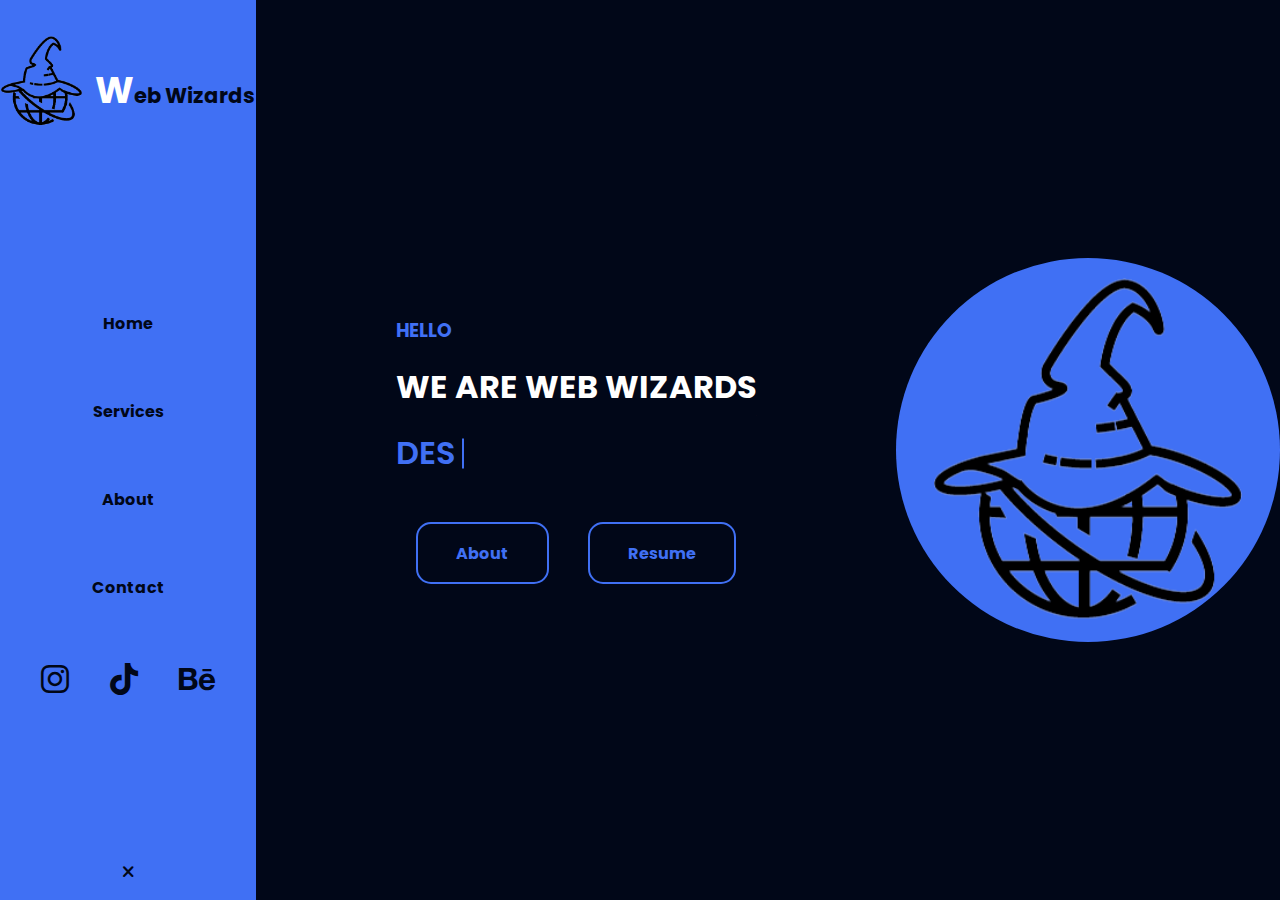
<file: index.html>
<!DOCTYPE html>
<html lang="en">
<head>
    <meta charset="UTF-8">
    <meta http-equiv="X-UA-Compatible" content="IE=edge">
    <meta name="viewport" content="width=device-width, initial-scale=1.0">
    <title>AbdouSami::WebWizards</title>
    <link rel="shortcut icon" href="1.png" type="image/x-icon">
    <link rel="stylesheet" href="index.css">
    <link rel="stylesheet" href="https://cdnjs.cloudflare.com/ajax/libs/font-awesome/6.6.0/css/all.min.css">
    
</head>
<body>
<div class="yy"> 
    <div class="ntimg"><img src="1.png" alt="image"></div>
    <button id="btn1" onclick="oni"><i class="fa-solid fa-bars"></i></button>
    <div id="ttt">
         <div class="inttt">
            <img src="1.png" alt="">
            <h2>Web Wizards</h2>
        </div>
        <div class="navas">
        <a class="links" href="index.html">Home</a>
        <a class="links" href="services.html">Services</a>
        <a class="links" href="About.html">About</a>
        <a class="links" href="contact.html">Contact</a>
        <div class="footi">
            <a href='https://www.instagram.com/reel/C9lJbVrCoUQ/?utm_source=ig_web_copy_link'><i class="fa-brands fa-instagram fa" ></i></a>
            <a href='https://www.tiktok.com/@web_wizardssssss?_t=8okH5lXGZ09&_r=1'><i class="fa-brands fa-tiktok fa"></i></a>
            <a href ='https://www.behance.net/abdoussa77'><i class="fa-brands fa-behance fa"></i></a>
        </div>
        </div>
        <div class="foot">
           
            <button id="btn"><i class="fa-solid fa-xmark fa-lg"></i></button>
        </div>
    </div> 
    <div class="none">
        <div class="upbtn">
            <h3>HELLO</h3>
       <h2>WE ARE WEB WIZARDS</h2>
      <h1> <span></span></h1>
        </div>
        <div class="ntbtn">
        <a href="About.html"> About </a>
        <a href="About.html">Resume</a>
        </div>
    </div>

</div>
<script src="script.js" defer></script>
</body>
</html>
</file>
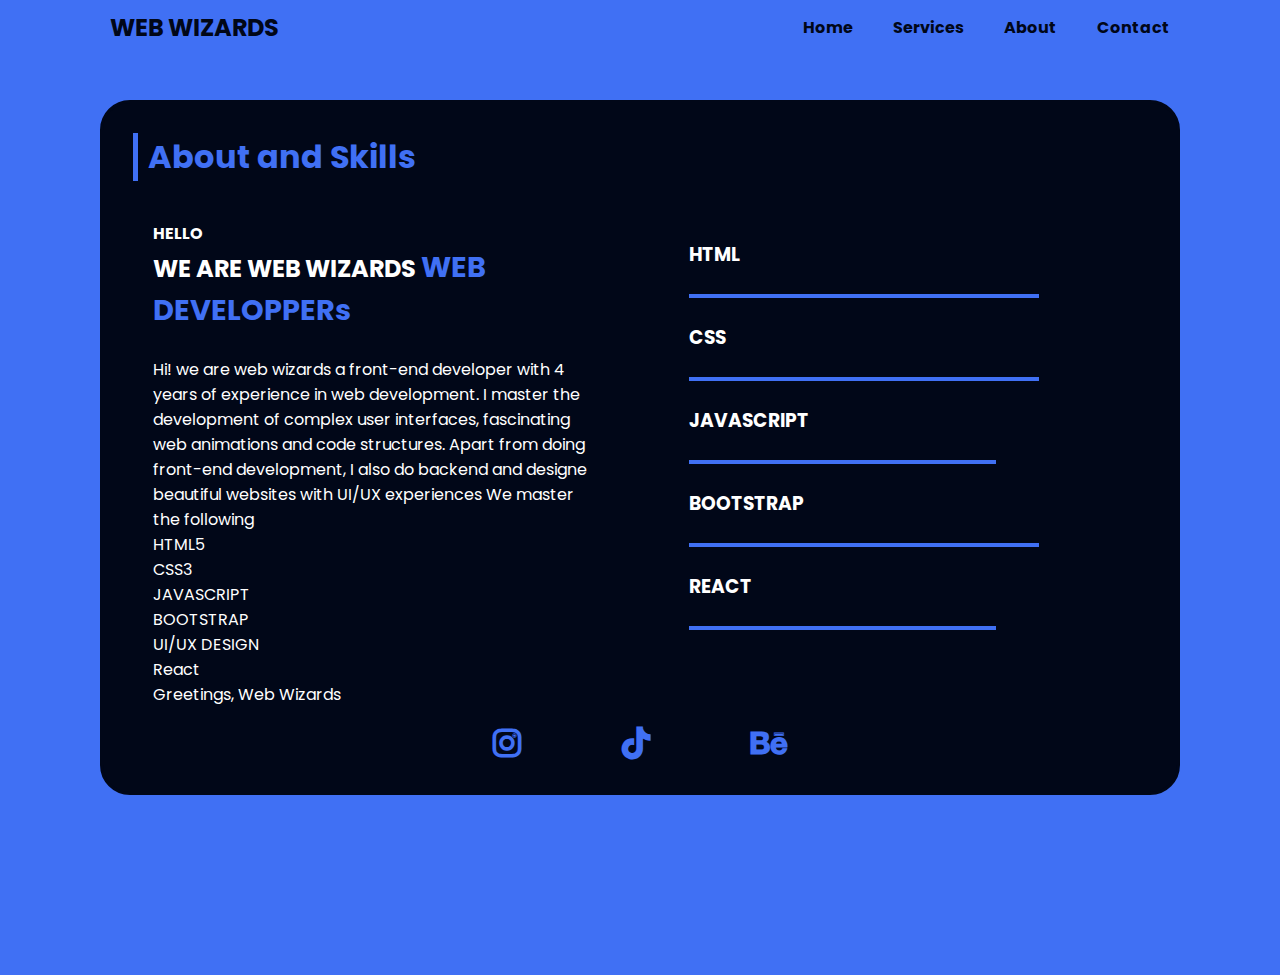
<file: About.html>
<!DOCTYPE html>
<html lang="en">
<head>
    <meta charset="UTF-8">
    <meta http-equiv="X-UA-Compatible" content="IE=edge">
    <meta name="viewport" content="width=device-width, initial-scale=1.0">
    <title>AbdouSami::WebWizards</title>
    <link rel="shortcut icon" href="1.png" type="image/x-icon">
    <link rel="stylesheet" href="about.css">
    <link rel="stylesheet" href="https://cdnjs.cloudflare.com/ajax/libs/font-awesome/6.6.0/css/all.min.css">
</head>
<body>
    <header>
        <nav>
            <h2>WEB WIZARDS</h2>
            <div class="nav">
            <a href="index.html">Home</a>
                <a href="services.html">Services</a>
                <a href="About.html">About</a>
                <a href="contact.html">Contact</a>
            </div>
            <div class="btn">
                <h3>Nav</h3>
                <ul class="dropdown">
                    <li><a href="index.html">Home</a></li>
                    <li><a href="services.html">Services</a></li>
                    <li><a href="About.html">About</a></li>
                    <li><a href="contact.html">Contact</a></li>
                </ul>

            </div>
            <button id="btn1"><i class="fa-solid fa-xmark fa-lg"></i></button>
            <button id="btn"><i class="fa-solid fa-bars"></i></button>
        </nav>
    </header>
    <div class="section">
        <div class="all">
            <h1>About and Skills</h1>
            <div class="para">
                <div class="txt">
                    <h4>HELLO</h4>
                    <h2>WE ARE WEB WIZARDS <span>WEB DEVELOPPERs</span></h2>
                    <p>Hi! we are web wizards a front-end developer with 4 years of experience in web development.

                        I master the development of complex user interfaces, fascinating web animations and code structures. Apart from doing front-end development, I also do backend and designe beautiful websites with UI/UX experiences
                        
                        
                        
                        We master the following
                        <br>
                        HTML5
                        <br>
                        CSS3
                        <br>
                        JAVASCRIPT
                        <br>
                        BOOTSTRAP
                        <br>
                        UI/UX DESIGN
                        <br>
                        React<br>
                        
                        
                        Greetings,
                        
                        Web Wizards</p>
                </div>
                <div class="pp">
                    <h3>HTML</h3>
                    <div class="y" data="80%"></div>
                    <br>
                    <h3>CSS</h3>
                    <div class="yy" data="80%"></div>
                    <br>
                    <h3>JAVASCRIPT</h3>
                    <div class="yyy" data="70%"></div>
                    <br>
                    <h3>BOOTSTRAP</h3>
                    <div class="yyyy" data="80%"></div>
                    <br>
                    <h3>REACT</h3>
                    <div class="yyyyy" data="70%"></div>
                </div>
            </div>
            <div class="footi">
                <a href='https://www.instagram.com/reel/C9lJbVrCoUQ/?utm_source=ig_web_copy_link'><i class="fa-brands fa-instagram fa" ></i></a>
            <a href='https://www.tiktok.com/@web_wizardssssss?_t=8okH5lXGZ09&_r=1'><i class="fa-brands fa-tiktok fa"></i></a>
            <a href ='https://www.behance.net/abdoussa77'><i class="fa-brands fa-behance fa"></i></a>
            </div>
        </div>
    </div>
    <script src="btn.js"></script>
</body>
</html>
</file>
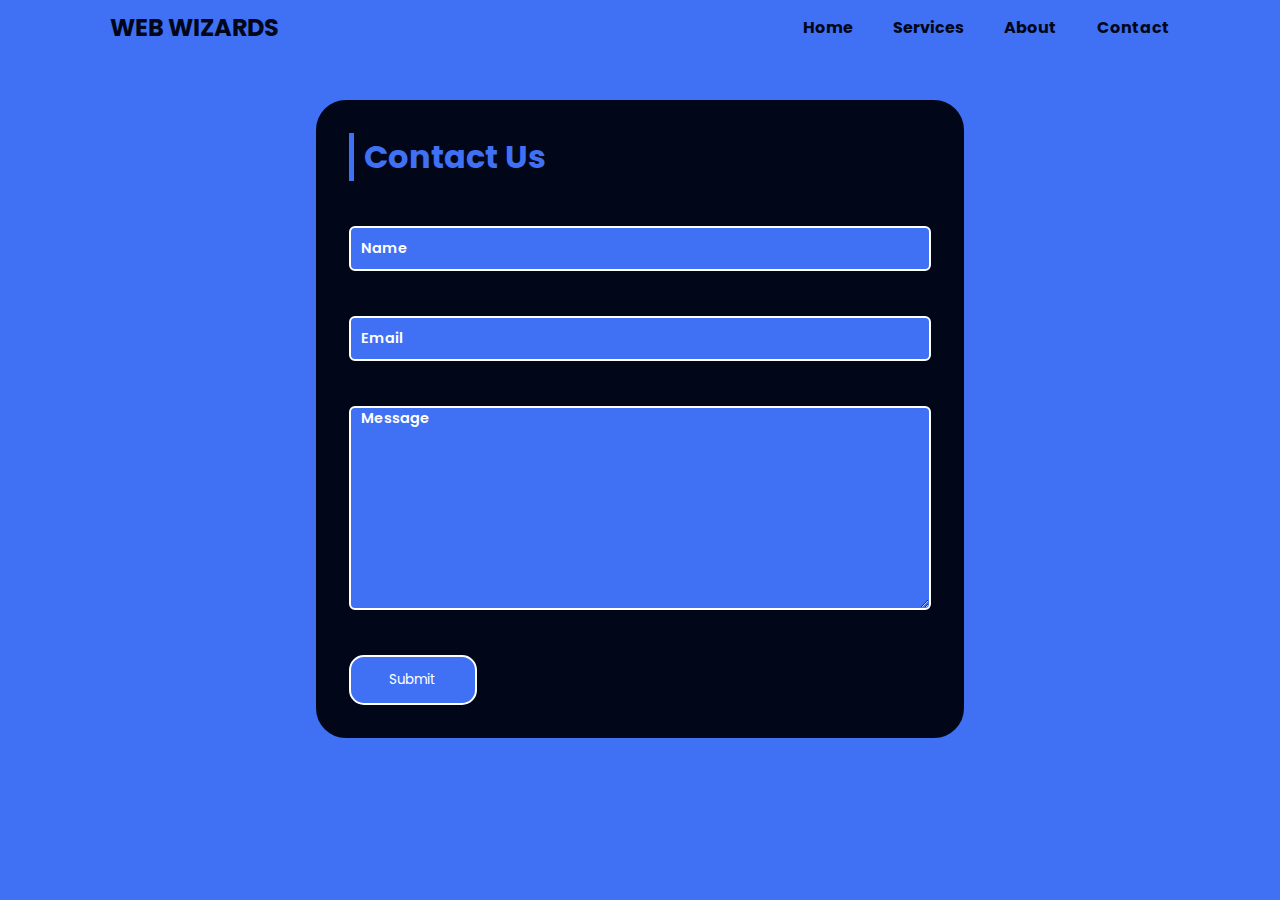
<file: contact.html>
<!DOCTYPE html>
<html lang="en">
<head>
    <meta charset="UTF-8">
    <meta http-equiv="X-UA-Compatible" content="IE=edge">
    <meta name="viewport" content="width=device-width, initial-scale=1.0">
    <title>AbdouSami::WebWizards</title>
    <link rel="shortcut icon" href="1.png" type="image/x-icon">
    <link rel="stylesheet" href="contact.css">
    <link rel="stylesheet" href="https://cdnjs.cloudflare.com/ajax/libs/font-awesome/6.6.0/css/all.min.css">
</head>
<body>
    <header>
        <nav>
            <h2>WEB WIZARDS</h2>
            <div class="nav">
                <a href="index.html">Home</a>
                <a href="services.html">Services</a>
                <a href="About.html">About</a>
                <a href="contact.html">Contact</a>
            </div>
            <div class="btn">
                <h3>Nav</h3>
                <ul class="dropdown">
                    <li><a href="index.html">Home</a></li>
                    <li><a href="services.html">Services</a></li>
                    <li><a href="About.html">About</a></li>
                    <li><a href="contact.html">Contact</a></li>
                </ul>

            </div>
            <button id="btn1"><i class="fa-solid fa-xmark fa-lg"></i></button>
            <button id="btn"><i class="fa-solid fa-bars"></i></button>
        </nav>
    </header>
    <div class="section">
        <div class="all">
            <h1>Contact Us</h1>
            <div class="send">
                <input type="text" placeholder="Name" > 
                <input type="email" placeholder="Email">
                <textarea name="" placeholder="Message" cols="95" rows="10"></textarea>
                <input type="button" value="Submit">

            </div>
        </div>
    </div>
    <script src="btn.js"></script>
</body>
</html>
</file>
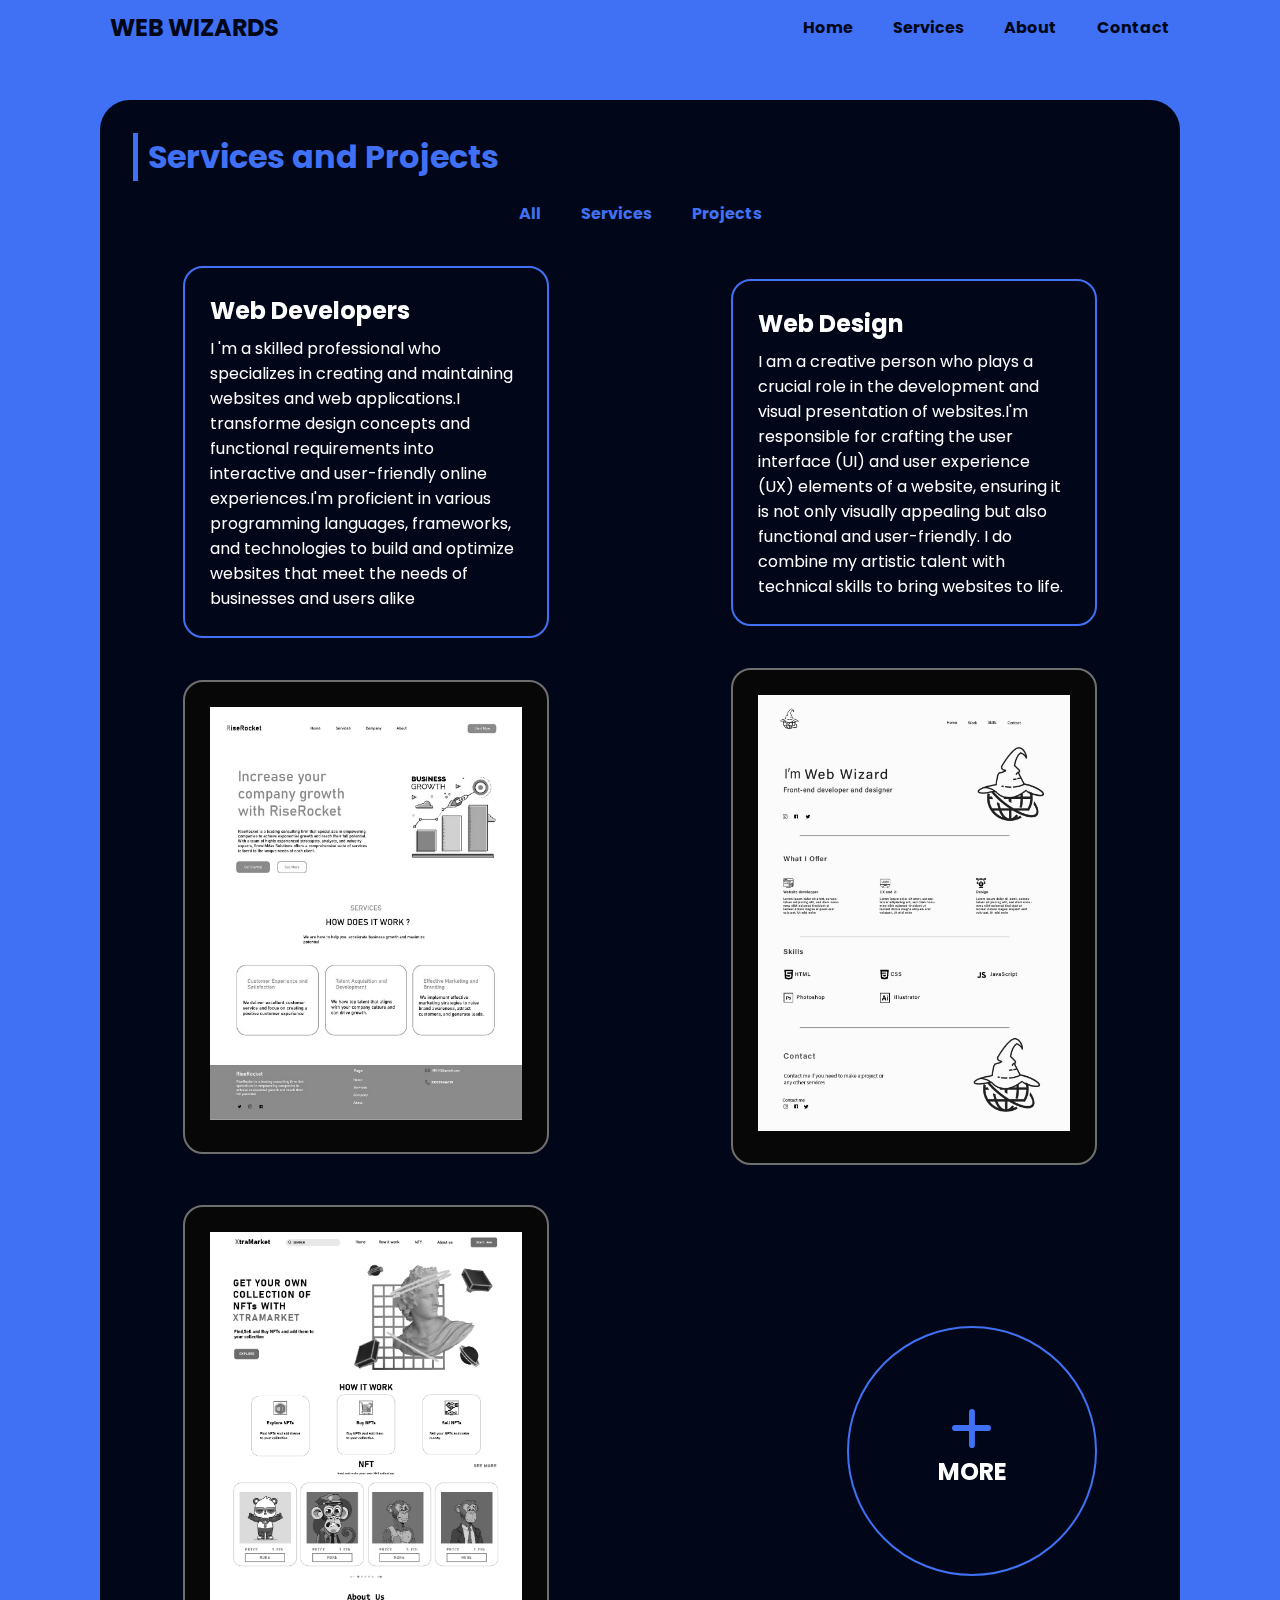
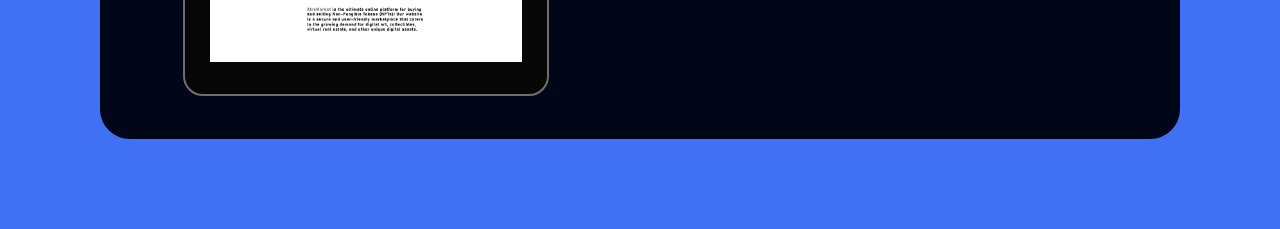
<file: services.html>
<!DOCTYPE html>
<html lang="en">
<head>
    <meta charset="UTF-8">
    <meta http-equiv="X-UA-Compatible" content="IE=edge">
    <meta name="viewport" content="width=device-width, initial-scale=1.0">
    <title>AbdouSami::WebWizards</title>
    <link rel="shortcut icon" href="1.png" type="image/x-icon">
    <link rel="stylesheet" href="services.css">
    <link rel="stylesheet" href="https://cdnjs.cloudflare.com/ajax/libs/font-awesome/6.6.0/css/all.min.css">
</head>
<body>
    <header>
        <nav>
            <h2>WEB WIZARDS</h2>
            <div class="nav">
                <a href="index.html">Home</a>
                <a href="services.html">Services</a>
                <a href="About.html">About</a>
                <a href="contact.html">Contact</a>
            </div>
            <div class="btn">
                <h3>Nav</h3>
                <ul class="dropdown">
                    <li><a href="index.html">Home</a></li>
                    <li><a href="services.html">Services</a></li>
                    <li><a href="About.html">About</a></li>
                    <li><a href="contact.html">Contact</a></li>
                </ul>

            </div>
            <button id="btn1"><i class="fa-solid fa-xmark fa-lg"></i></button>
            <button id="btn"><i class="fa-solid fa-bars"></i></button>
        </nav>
    </header>
    <section>
        <div class="section">
            <div class="all">
                <h1>Services and Projects</h1>
                <div class="ntbtn">
                    <button id="btn2">All</button>
                    <button id="btn3">Services</button>
                    <button id="btn4">Projects</button>
                    
                </div>
                <div class="cards">
                    <div id="cards">
                    <div class="card" id="other" >
                        <script src="https://cdn.lordicon.com/bhenfmcm.js"></script>
                        <lord-icon
                            src="https://cdn.lordicon.com/anihkfxp.json"
                            trigger="hover"
                            colors="primary:#ffffff,secondary:#4070f4,tertiary:#4070f4"
                            style="width:70px;height:70px">
                        </lord-icon>
                        <h2>Web Developers</h2>
                        <p>I 'm a skilled professional who specializes in creating and maintaining websites and web applications.I transforme design concepts and functional requirements into interactive and user-friendly online experiences.I'm proficient in various programming languages, frameworks, and technologies to build and optimize websites that meet the needs of businesses and users alike</p>
                    </div>
                    <div class="card" id="other" >
                        <script src="https://cdn.lordicon.com/bhenfmcm.js"></script>
                        <lord-icon
                            src="https://cdn.lordicon.com/qhgmphtg.json"
                            trigger="hover"
                            colors="primary:#ffffff,secondary:#4070f4"
                            style="width:70px;height:70px">
                        </lord-icon>
                        <h2>Web Design</h2>
                        <p>I am a creative person who plays a crucial role in the development and visual presentation of websites.I'm responsible for crafting the user interface (UI) and user experience (UX) elements of a website, ensuring it is not only visually appealing but also functional and user-friendly. I do combine my artistic talent with technical skills to bring websites to life.</p>
                    </div>
                    </div>
                    </div>
                    <div id="part">
                    <div class="card" id="partof" >
                        <img src="3.jpg">
    
                    </div>
                    <div class="card" id="partof"  >
                        <img src="4.jpg">
                    </div>
                    <div class="card" id="partof" >
                        <img src="5.jpg">
                    </div>
                    <div class="see">
                        <a href="#"><i class="fa-solid fa-plus"></i></a>
                        <h2>MORE</h2>
                    </div>
                </div>
                </div>

            </div>
            
        </div>
    </section>
    <script src="btn.js"></script>
    
</body>
</html>
</file>
<file: index.css>
@import url('https://fonts.googleapis.com/css2?family=Poppins:ital,wght@0,100;0,200;0,300;0,400;0,500;0,600;0,700;0,800;0,900;1,100;1,200;1,300;1,400;1,500;1,600;1,700;1,800;1,900&display=swap');
@import url('https://fonts.googleapis.com/css2?family=Inter:wght@400;500;600;700&display=swap');

*{
    font-family: 'Poppins', sans-serif;
    margin: 0%;
    padding: 0%;
    box-sizing: border-box;
    scroll-behavior: smooth;
}
a{
    text-decoration: none;
    color: #010718;
}
.inttt img{
    width: 9vh ;
    height: 10vh;
}
.inttt{
    width: 100%;
    height: 30vh;
    display: flex;
    justify-content: center;
    align-items: center;
    flex-direction: row;
    flex-wrap: nowrap;
    gap: 1vw;
}
.inttt h2{
    color: #010718;
    font-weight: bolder;
    font-size: 21px;
    margin-top: 2vh;
}

#ttt{
    background-color: #4070f4;
    grid-area: nav;
    height: 100vh;
    display: flex;
    justify-content: flex-start;
    align-items: center;
    flex-direction: column;
    gap: 18vh;
}
.navas{
    display: flex;
    justify-content: center;
    align-items: center;
    flex-direction: column;
    gap: 7vh;
    height: 40vh;
}
.navas a{
    font-weight:bolder ;
}

.links:hover{
    background-color: #010718;
    color: #4070f4;
    border-radius: 15px;
    padding: 1.3vw 3vw;
}
h1 {
    color: #fff;
    font-size: 2rem;
    font-weight: 600;
}
h1 span {
    color: #4070f4;
    position: relative;
}
h1 span::before {
    content: "";
    height: 30px;
    width: 2px;
    position: absolute;
    top: 50%;
    right: -8px;
    background: #4070f4;
    transform: translateY(-45%);
    animation: blink 0.7s infinite;
}
h1 span.stop-blinking::before {
    animation: none;
}
@keyframes blink {
    50% { opacity: 0 }
}
body{
    background-color: #010718;
}
.yy{
    display: grid;
    grid-template-columns: 20vw 50vw 30vw;
    grid-template-areas: 'nav div img';
    align-items: center;
}
.ntimg{
    background-color: #4070f4;
    border-radius: 50%;
    width: 30vw;
    height: 30vw;
    display: flex;
    justify-content: center;
    align-items: center;
    order: 6;
    object-fit:contain;
    grid-area: img;
}
.ntimg img{
    width: 80%;
}
.none{
    grid-area: div;
    height: 100vh;
    display: flex;
    justify-content: center;
    align-items: center;
    flex-direction: column;
    gap: 5vh;
}
.none a{
    color:#4070f4;
    border: #4070f4 solid 2px;
    border-radius: 15px;
    padding: 1.3vw 3vw;
    font-weight: bold;
    
}
.ntbtn  a:hover{
    background-color: #4070f4;
    color: #010718;
}
.inttt h2::first-letter{
    color: #fff;
    font-size: 2.3rem;
}
h3{
    color: #fff;
    color: #4070f4;
}
.upbtn h2{
    color: #fff;
    font-size: 2rem ;
}
.upbtn{
    display: flex;
    align-items: flex-start;
    flex-direction: column;
    gap: 2vh;
}
.ntbtn{
    display: flex;
    flex-flow: row wrap;
    gap: 3vw;

}
.foot{
    width: 100%;
    height: 10vh;
    display: flex;
    justify-content: center;
    align-items: center;
}
.footi{
    display: flex;
    justify-content: center;
    align-items: center;
    gap: 45%;
}
i{
    color: #010718;
    font-size: 2em;
    font-weight: 700;
    cursor: pointer;
}
#btn{
    background-color: transparent;
    border: none;
}
#btn1{
    display: none;
    background-color: transparent;
    border: none;
    position: absolute;
    top: 0%;
    left: 0;
}
#btn1 i{
    color: #4070f4;
}

@media (max-width: 1107px ) and (min-width:664px) {
    .inttt h2{
        font-size: 1.1rem;
    }
    .inttt h2::first-letter{
        font-size: 1.3rem;
    }
    .yy{
        display: grid;
        grid-template-columns: 28vw 40vw 28vw;
        justify-content: flex-start;
        gap: 2vw;
        grid-template-areas: 'nav div img';
        align-items: center;
    }
    .ntimg{
        width: 28vw;
        height: 28vw;
    }
}
@media (max-width: 664px )  {
    .inttt h2{
        font-size: 1.1rem;
    }
    .inttt h2::first-letter{
        font-size: 1.3rem;
    }
    .yy{
        display: grid;
        grid-template-columns: 28vw 40vw 28vw;
        justify-content: flex-start;
        gap: 2vw;
        grid-template-areas: 'nav div img';
        align-items: center;
    }
    .ntimg{
        width: 28vw;
        height: 28vw;
    }
    .footi{
        gap: 15px;
    }
    .footi i{
        font-size: 1.5em;
    }
}
</file>
<file: about.css>
@import url('https://fonts.googleapis.com/css2?family=Poppins:ital,wght@0,100;0,200;0,300;0,400;0,500;0,600;0,700;0,800;0,900;1,100;1,200;1,300;1,400;1,500;1,600;1,700;1,800;1,900&display=swap');

*{
    font-family: 'Poppins', sans-serif;
    margin: 0%;
    padding: 0%;
    box-sizing: border-box;
    scroll-behavior: smooth;
}
body{
    background-color: #4070f4;
}
a{
    text-decoration: none;
    color: #010718;
}
nav h2{
    color: #010718;
    font-weight: bolder;
    background-color: #4070f4;
}
nav{
    display: flex;
    justify-content: space-between;
    align-items: center;
    background-color: #4070f4;
    padding: 10px;
    margin-left: 100px;
}
.nav{
    display: flex;
    justify-content: space-between;
    align-items: center;
    gap: 40px;
    font-weight: bolder;
    background-color: #4070f4;
    margin-right: 100px;
}
header{
    position: fixed;
    width: 100%;
    z-index: 50;
    background-color: #4070f4;
}
nav a:hover{
    background-color: #010718;
    color: #4070f4;
    padding: 5px;
    border-radius: 8px;

}
.section{
    padding: 100px 100px 0px 100px;
    background-color: #4070f4;
}
.section h1{
    font-size: 2em;
    font-weight: 700;
    border-left: #4070f4 5px solid;
    padding-left:10px;
    color: #4070f4;
    background-color: #010718;
}
.all{
    border: #010718 solid 3px;
    padding: 30px;
    border-radius: 30px ;
    background-color: #010718;
    margin-bottom: 20vh;
}
.para{
    display: flex;
    justify-content: space-between;
    align-items: center;
    padding: 20px;
    gap: 10%;
    background-color: #010718;
}
.imag{
    width: 55%;
    background-color: #010718;


}
.txt{
    width: 45%;
    color: #fff;
    align-self: first baseline ;
    padding-top: 20px ;
    background-color: #010718;

}
img{
    width: 100%;
    background-color: #010718;
}
span{
    color: #4070f4;
    font-size: 1.2em;
    background-color: #010718;
}
.txt p{
    padding-top: 25px;
    background-color: #010718;
}
.txt h4{
    background-color: #010718;
}
.txt h2{
    background-color: #010718;
}
.btn {
    display: none;
}


.y{
    width: 80%;
    border-bottom: #4070f4 solid 4px;
    display: flex;
    justify-content: end;
    align-items: center;
    background-color: #010718;
}
.yy{
    width: 80%;
    border-bottom: #4070f4 solid 4px;
    display: flex;
    justify-content: end;
    align-items: center;
    background-color: #010718;
}
.yyy{
    width: 70%;
    border-bottom: #4070f4 solid 4px;
    display: flex;
    justify-content: end;
    align-items: center;
    background-color: #010718;
}
.yyyy{
    width: 80%;
    border-bottom: #4070f4 solid 4px;
    display: flex;
    justify-content: end;
    align-items: center;
    background-color: #010718;
}
.yyyyy{
    width: 70%;
    border-bottom: #4070f4 solid 4px;
    display: flex;
    justify-content: end;
    align-items: center;
    background-color: #010718;
}
.yyyyy::after,.yyyy::after,.yyy::after,.yy::after,.y::after{
    content: attr(data);
    color: #fff;
    font-size: 1rem;
    font-weight: 600;
    visibility: hidden;
}
.y:hover::after,.yy:hover::after,.yyy:hover::after,.yyyy:hover::after,.yyyyy:hover::after{
    visibility: visible;
}
.pp{
    width: 45%;
    height: 60%;
    padding-bottom: 4%;
    background-color: #010718;
}
.pp h3{
    color: #fff;
}
.footi{
    display: flex;
    justify-content: center;
    align-items: center;
    gap: 10%;
}
.footi i{
    color: #4070f4;
    font-size: 2em;
    font-weight: 700;
    cursor: pointer;
}
#btn, #btn1{
    display: none;
    padding: 5px;
    border: none;
    border-radius:7px ;
    background-color: transparent;
    color: #010718;
    font-size: 1.3rem;
}
@media (max-width:819px) {
   
    .all{
        width: 100%;
        padding: 30px 0% 30px 0%;
    }
    .section{
        padding-left: 2%; 
        padding-right: 2%;
        padding-top: 60px;
    }
    .card{
        width: 60%;
    }
    .cards{
        display: flex;
        justify-content: center;
        align-items: center;
        flex-flow: column nowrap;
    }
    nav h2{
        font-size: medium;
        color: #000;
        margin-left: 0;
    }
    .nav{
        display: none;
    }

    .btn{
        display: flex;
        justify-content: center;
        align-items: center;
        flex-direction: column;
        height: 25px;
        width: fit-content;
        background-color: #4070f4;
        font-size: medium;
        font-weight: bold;
        border: 2px solid #010718;
        border-radius: 7px;
        padding: 5px;
        overflow: hidden;
        height: fit-content;
        display: none;
    }
   
    ul{
        list-style: none;
    }
    #btn{
        display: flex;
    }

}
</file>
<file: contact.css>
@import url('https://fonts.googleapis.com/css2?family=Poppins:ital,wght@0,100;0,200;0,300;0,400;0,500;0,600;0,700;0,800;0,900;1,100;1,200;1,300;1,400;1,500;1,600;1,700;1,800;1,900&display=swap');

*{
    font-family: 'Poppins', sans-serif;
    margin: 0%;
    padding: 0%;
    box-sizing: border-box;
    scroll-behavior: smooth;
    
}
body{
    background-color: #4070f4;
}
a{
    text-decoration: none;
    color: #010718;
}
nav h2{
    color: #010718;
    font-weight: bolder;
    margin-left: 100px;
}
nav{
    display: flex;
    justify-content: space-between;
    align-items: center;
    background-color: #4070f4;
    padding: 10px;
}
.nav{
    display: flex;
    justify-content: space-between;
    align-items: center;
    gap: 40px;
    font-weight: bolder;
    margin-right: 100px;
}
header{
    position: fixed;
    width: 100%;
    z-index: 50;
}
nav a:hover{
    background-color: #010718;
    color: #4070f4;
    padding: 5px;
    border-radius: 8px;

}
.section{
    padding: 100px 100px 100px 100px;
    background-color: #4070f4;
    display: flex;
    justify-content: center;
    align-content: center;
}


.all{
    border: #010718 solid 3px;
    padding: 30px;
    border-radius: 30px ;
    background-color: #010718;
    width: 60%;
}
.section h1{
    font-size: 2em;
    font-weight: 700;
    border-left: #4070f4 5px solid;
    padding-left:10px;
    color: #4070f4;
    background-color: #010718;
    margin-bottom: 5vh;
}
h4{
    color: #fff;
    background-color: #010718;
}

.btn {
    display: none;
}

.send{
    display: flex;
    justify-content: center;
    align-items: flex-start;
    flex-flow: column;
    gap: 5vh;
    width: 100%;
    
}
input[type='email'],input[type='text']{
    width: 100%;
    background-color: #4070f4;
    border: #fff solid 2px;
    border-radius: 6px;
    height: 5vh;
    color: #fff;
    font-weight: 600;
}
textarea{
    width: 100%;
    background-color: #4070f4;
    border: #fff solid 2px;
    border-radius: 6px;
    color: #fff;
    font-weight: 600;
}
input[value='Submit']{
    color: #fff;
    background-color: #4070f4;
    border-radius: 15px;
    padding: 1vw 3vw;
    border: #fff solid 2px;
    border-radius: 15px;
    cursor: pointer;
}
input::placeholder , textarea::placeholder{
    color: #fff;
    font-size: 0.9rem;
    font-weight: 600;
    text-indent: 10px;
}
#btn, #btn1{
    display: none;
    padding: 5px;
    border: none;
    background-color: transparent;
    border-radius:7px ;
    color: #010718;
    font-size: 1.3rem;
}

@media (max-width:819px) {
   
    .all{
        width: 100%;
        padding: 30px 0% 30px 0%;
    }
    .section{
        padding-left: 2%; 
        padding-right: 2%;
        padding-top: 60px;
    }
    nav h2{
        font-size: medium;
        color: #000;
        margin-left: 0;
    }
    .nav{
        display: none;
    }
    input[type='email'],input[type='text'], textarea{
        width: 90%;
    }

    .btn{
        display: flex;
        justify-content: center;
        align-items: center;
        flex-direction: column;
        height: 25px;
        width: fit-content;
        background-color: #4070f4;
        font-size: medium;
        font-weight: bold;
        border: 2px solid #010718;
        border-radius: 7px;
        padding: 5px;
        overflow: hidden;
        height: fit-content;
        display: none;
    }
   
    ul{
        list-style: none;
    }
    #btn{
        display: flex;
    }
    .send{
        display: flex;
        justify-content: center;
        align-items: center;
        flex-flow: column;
        width: 100%;
        
    }

}
</file>
<file: services.css>
@import url('https://fonts.googleapis.com/css2?family=Poppins:ital,wght@0,100;0,200;0,300;0,400;0,500;0,600;0,700;0,800;0,900;1,100;1,200;1,300;1,400;1,500;1,600;1,700;1,800;1,900&display=swap');

*{
    font-family: 'Poppins', sans-serif;
    margin: 0%;
    padding: 0%;
    box-sizing: border-box;
    scroll-behavior: smooth; 
    background-color: #4070f4;
}
a{
    text-decoration: none;
    color: #010718;
}
nav h2{
    color: #010718;
    font-weight: bolder;
    margin-left: 100px;
}
nav{
    display: flex;
    justify-content: space-between;
    align-items: center;
    background-color: #4070f4;
    padding: 10px;
}
.nav{
    display: flex;
    justify-content: space-between;
    align-items: center;
    gap: 40px;
    font-weight: bolder;
    margin-right: 100px;
}
nav a:hover{
    background-color: #010718;
    color: #4070f4;
    padding: 5px;
    border-radius: 8px;

}
header{
    position: fixed;
    width: 100%;
    z-index: 50;
}
.section{
    padding: 100px 100px 0px 100px;
    background-color: #4070f4;
    margin-bottom: 10vh;
}
.section h1{
    font-size: 2em;
    font-weight: 700;
    border-left: #4070f4 5px solid;
    padding-left:10px;
    color: #4070f4;
    background-color: #010718;
}
.all{
    border: #010718 solid 3px;
    padding: 30px;
    border-radius: 30px ;
    background-color: #010718;
}
.card h2 , .see h2{
    color: #fff;
    padding-bottom: 8px;
    background-color: #010718;

}

lord-icon{
    background-color: #010718;
}
.card p{
    color: #fff;
    background-color: #010718;
}
.btn {
    display: none;
}
#btn, #btn1{
    display: none;
    padding: 5px;
    border: none;
    border-radius:7px ;
    color: #010718;
    font-size: 1.3rem;
}

.card{
    border: #4070f4 solid 2px ;
    border-radius: 20px;
    width: 40%;
    padding: 25px;
    background-color: #010718;
    filter: grayscale(100%);
    transition: 0.3s scale 0.3s ease , 0.3s filter 0.5s ease;
}
#other{
    filter: grayscale(0%);
}
#cards , #part{
    display: flex;
    justify-content: space-between;
    align-items: center;
    flex-direction: row;
    flex-wrap: wrap;
    padding: 20px 50px 10px 50px;
    gap: 40px;
    background-color: #010718;
}
img{
    width: 100%;
    height: 50%;
    background-color: #010718;
}
.card:hover{
    scale: 1.1;
    filter: grayscale(0%);
}
.ntbtn{
    display: flex;
    justify-content: center;
    align-items: center;
    flex-direction: row;
    flex-wrap: wrap;
    gap: 40px;
    background-color: transparent;
    margin: 20px 0;
}
.ntbtn> button{
    border: none;
    color: #4070f4;
    background-color: transparent;
    font-size: 1rem;
    font-weight: 700;
}
.ntbtn> button:hover{
    border-bottom: #4070f4 solid 2px;
}
.see{
    filter: grayscale(0%);
    display: flex;
    justify-content: center;
    align-items: center;
    flex-direction: column;
    background-color: transparent;
    height: 250px;;
    width: 250px;
    border-radius: 50%;
    border: #4070f4 solid 2px ;
    transition: 0.3s scale 0.3s ease , 0.3s filter 0.5s ease;
}
.see i{
    font-size: 3em;
    font-weight: 700;
    color: #4070f4;
    background-color: transparent;
}
.see a{
    background-color: transparent;
}
@media (max-width:819px) {
   
    .all{
        width: 100%;
        padding: 30px 0% 30px 0%;
    }
    .section{
        padding-left: 2%; 
        padding-right: 2%;
        padding-top: 60px;
    }
    .card{
        width: 60%;
    }
    .cards{
        display: flex;
        justify-content: center;
        align-items: center;
        flex-flow: column nowrap;
    }
    nav h2{
        font-size: medium;
        color: #000;
        margin-left: 0;
    }
    .nav{
        display: none;
    }

    .btn{
        display: flex;
        justify-content: center;
        align-items: center;
        flex-direction: column;
        height: 25px;
        width: fit-content;
        background-color: #4070f4;
        font-size: medium;
        font-weight: bold;
        border: 2px solid #010718;
        border-radius: 7px;
        padding: 5px;
        overflow: hidden;
        height: fit-content;
        display: none;
    }
   
    ul{
        list-style: none;
    }
    #btn{
        display: flex;
    }

}
</file>
